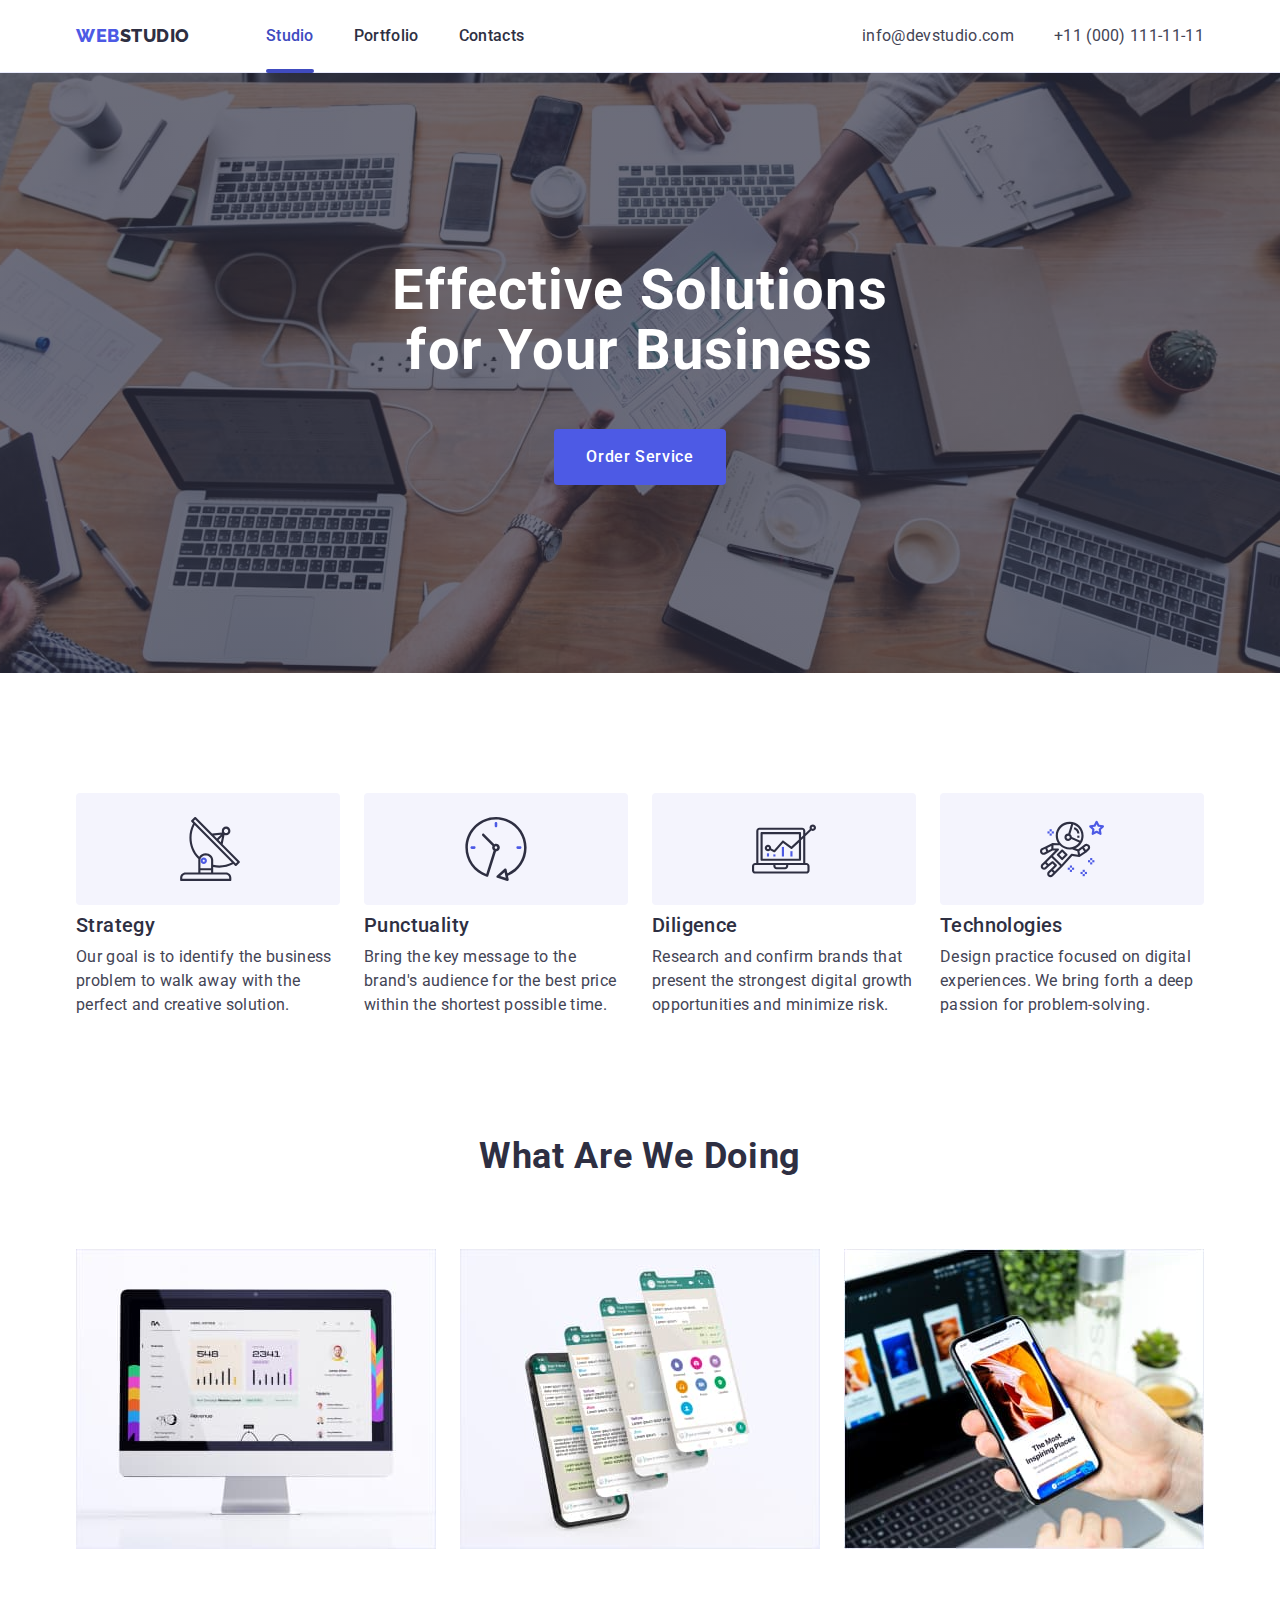
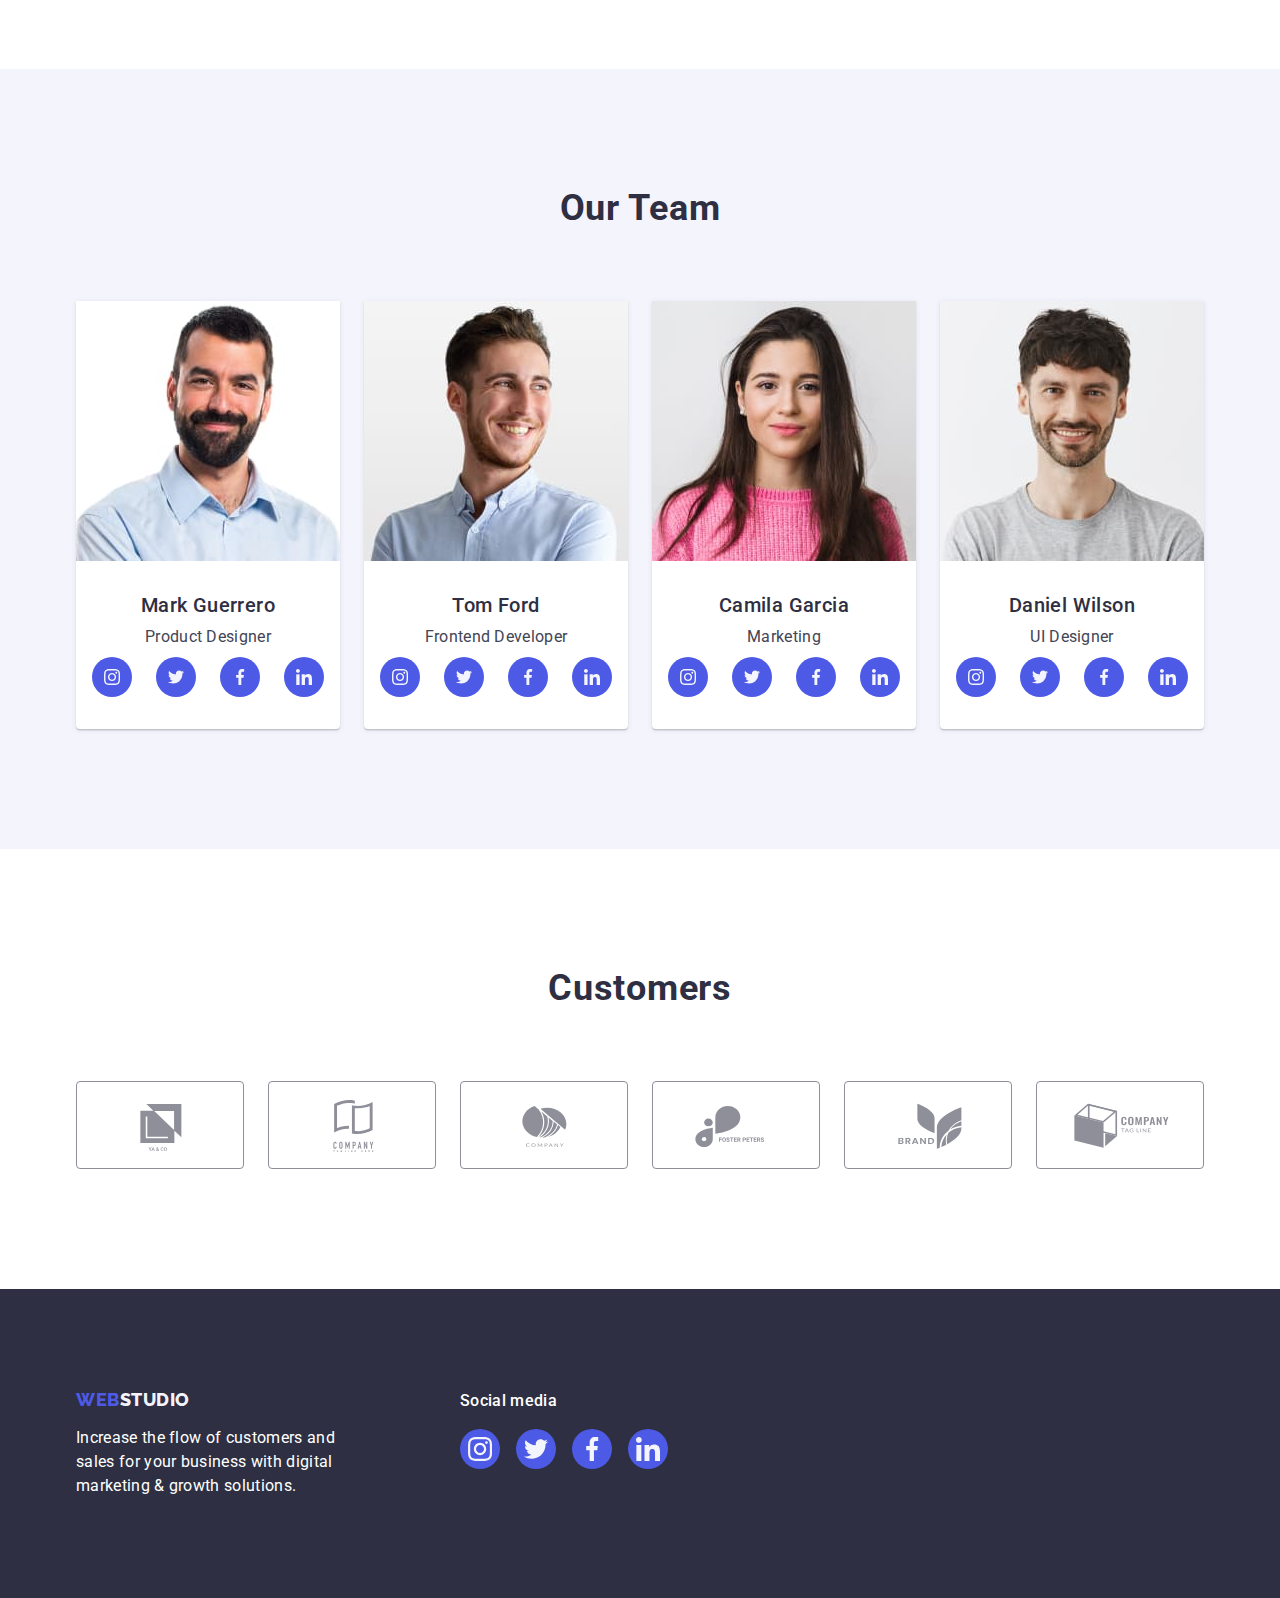
<file: index.html>
<!DOCTYPE html>
<html lang="en">
  <head>
    <meta charset="UTF-8" />
    <meta http-equiv="X-UA-Compatible" content="IE=edge" />
    <meta name="viewport" content="width=device-width, initial-scale=1.0" />
    <title>Document</title>
    <link rel="preconnect" href="https://fonts.googleapis.com" />
    <link rel="preconnect" href="https://fonts.gstatic.com" crossorigin />
    <link
      href="https://fonts.googleapis.com/css2?family=Raleway:wght@800&family=Roboto:wght@400;500;700;900&display=swap"
      rel="stylesheet"
    />
    <link
      rel="stylesheet"
      href="https://cdnjs.cloudflare.com/ajax/libs/modern-normalize/2.0.0/modern-normalize.min.css"
    />
    <link rel="stylesheet" href="./css/style.css" />
  </head>
  <body>
    <header class="page-header">
      <div class="container header-menu">
        <nav class="navigation">
          <a href="./index.html" class="logo link"
            >Web<span class="logo-part">Studio</span></a
          >
          <ul class="list menu">
            <li class="item">
              <a href="./index.html" class="link current">Studio</a>
            </li>
            <li class="item">
              <a href="./portfolio.html" class="link">Portfolio</a>
            </li>
            <li class="item"><a href="" class="link">Contacts</a></li>
          </ul>
        </nav>
        <address class="contacts">
          <ul class="list">
            <li>
              <a href="mailto:info@devstudio.com" class="link"
                >info@devstudio.com</a
              >
            </li>
            <li>
              <a href="tel:+110001111111" class="link">+11 (000) 111-11-11</a>
            </li>
          </ul>
        </address>
      </div>
    </header>
    <main>
      <section class="hero">
        <div class="container hero-box">
          <h1 class="title">Effective Solutions for Your Business</h1>
          <button type="button" class="button" data-modal-open>
            Order Service
          </button>
        </div>
      </section>
      <section class="section">
        <div class="container">
          <h2 class="title-hidden">1</h2>
          <ul class="list">
            <li class="item quality">
              <div class="item-picture">
                <svg class="svg-quality" width="64" height="64">
                  <use href="./images/icons.svg#icon-antenna"></use>
                </svg>
              </div>
              <h3 class="title">Strategy</h3>
              <p class="text">
                Our goal is to identify the business problem to walk away with
                the perfect and creative solution.
              </p>
            </li>
            <li class="item quality">
              <div class="item-picture">
                <svg class="svg-quality" width="64" height="64">
                  <use href="./images/icons.svg#icon-clock"></use>
                </svg>
              </div>
              <h3 class="title">Punctuality</h3>
              <p class="text">
                Bring the key message to the brand's audience for the best price
                within the shortest possible time.
              </p>
            </li>
            <li class="item quality">
              <div class="item-picture">
                <svg class="svg-quality" width="64" height="64">
                  <use href="./images/icons.svg#icon-diagram"></use>
                </svg>
              </div>
              <h3 class="title">Diligence</h3>
              <p class="text">
                Research and confirm brands that present the strongest digital
                growth opportunities and minimize risk.
              </p>
            </li>
            <li class="item quality">
              <div class="item-picture">
                <svg class="svg-quality" width="64" height="64">
                  <use href="./images/icons.svg#icon-astronaut"></use>
                </svg>
              </div>
              <h3 class="title">Technologies</h3>
              <p class="text">
                Design practice focused on digital experiences. We bring forth a
                deep passion for problem-solving.
              </p>
            </li>
          </ul>
        </div>
      </section>
      <section class="section-service">
        <div class="container">
          <h2 class="title">What are we doing</h2>
          <ul class="list-image">
            <li class="image">
              <img
                src="./images/work_1.jpg"
                alt="Computer"
                width="360"
                height="300"
              />
            </li>
            <li class="image">
              <img
                src="./images/work_2.jpg"
                alt="Texting"
                width="360"
                height="300"
              />
            </li>
            <li class="image">
              <img
                src="./images/work_3.jpg"
                alt="Telephone"
                width="360"
                height="300"
              />
            </li>
          </ul>
        </div>
      </section>
      <section class="section-team">
        <div class="container">
          <h2 class="title">Our Team</h2>
          <ul class="list-team">
            <li class="list-item">
              <img
                src="./images/product_designer.jpg"
                alt="Photo of Product Designer"
                width="264"
                height="260"
              />
              <div class="member">
                <h3 class="title">Mark Guerrero</h3>
                <p class="text">Product Designer</p>
                <ul class="social-list">
                  <li class="social-item">
                    <a class="social-item-link" href=""
                      ><svg class="svg-social-item-link" width="16" height="16">
                        <use href="./images/icons.svg#icon-instagram"></use>
                      </svg>
                    </a>
                  </li>
                  <li class="social-item">
                    <a class="social-item-link" href=""
                      ><svg class="svg-social-item-link" width="16" height="16">
                        <use href="./images/icons.svg#icon-twitter"></use>
                      </svg>
                    </a>
                  </li>
                  <li class="social-item">
                    <a class="social-item-link" href=""
                      ><svg class="svg-social-item-link" width="16" height="16">
                        <use href="./images/icons.svg#icon-facebook"></use>
                      </svg>
                    </a>
                  </li>
                  <li class="social-item">
                    <a class="social-item-link" href=""
                      ><svg class="svg-social-item-link" width="16" height="16">
                        <use href="./images/icons.svg#icon-linkedin"></use>
                      </svg>
                    </a>
                  </li>
                </ul>
              </div>
            </li>
            <li class="list-item">
              <img
                src="./images/frontend_developer.jpg"
                alt="Frontend Developer"
                width="264"
                height="260"
              />
              <div class="member">
                <h3 class="title">Tom Ford</h3>
                <p class="text">Frontend Developer</p>
                <ul class="social-list">
                  <li class="social-item">
                    <a class="social-item-link" href=""
                      ><svg class="svg-social-item-link" width="16" height="16">
                        <use href="./images/icons.svg#icon-instagram"></use>
                      </svg>
                    </a>
                  </li>
                  <li class="social-item">
                    <a class="social-item-link" href=""
                      ><svg class="svg-social-item-link" width="16" height="16">
                        <use href="./images/icons.svg#icon-twitter"></use>
                      </svg>
                    </a>
                  </li>
                  <li class="social-item">
                    <a class="social-item-link" href=""
                      ><svg class="svg-social-item-link" width="16" height="16">
                        <use href="./images/icons.svg#icon-facebook"></use>
                      </svg>
                    </a>
                  </li>
                  <li class="social-item">
                    <a class="social-item-link" href=""
                      ><svg class="svg-social-item-link" width="16" height="16">
                        <use href="./images/icons.svg#icon-linkedin"></use>
                      </svg>
                    </a>
                  </li>
                </ul>
              </div>
            </li>
            <li class="list-item">
              <img
                src="./images/marketing.jpg"
                alt="Marketing"
                width="264"
                height="260"
              />
              <div class="member">
                <h3 class="title">Camila Garcia</h3>
                <p class="text">Marketing</p>
                <ul class="social-list">
                  <li class="social-item">
                    <a class="social-item-link" href=""
                      ><svg class="svg-social-item-link" width="16" height="16">
                        <use href="./images/icons.svg#icon-instagram"></use>
                      </svg>
                    </a>
                  </li>
                  <li class="social-item">
                    <a class="social-item-link" href=""
                      ><svg class="svg-social-item-link" width="16" height="16">
                        <use href="./images/icons.svg#icon-twitter"></use>
                      </svg>
                    </a>
                  </li>
                  <li class="social-item">
                    <a class="social-item-link" href=""
                      ><svg class="svg-social-item-link" width="16" height="16">
                        <use href="./images/icons.svg#icon-facebook"></use>
                      </svg>
                    </a>
                  </li>
                  <li class="social-item">
                    <a class="social-item-link" href=""
                      ><svg class="svg-social-item-link" width="16" height="16">
                        <use href="./images/icons.svg#icon-linkedin"></use>
                      </svg>
                    </a>
                  </li>
                </ul>
              </div>
            </li>
            <li class="list-item">
              <img
                src="./images/designer.jpg"
                alt="Designer"
                width="264"
                height="260"
              />
              <div class="member">
                <h3 class="title">Daniel Wilson</h3>
                <p class="text">UI Designer</p>
                <ul class="social-list">
                  <li class="social-item">
                    <a class="social-item-link" href=""
                      ><svg class="svg-social-item-link" width="16" height="16">
                        <use href="./images/icons.svg#icon-instagram"></use>
                      </svg>
                    </a>
                  </li>
                  <li class="social-item">
                    <a class="social-item-link" href=""
                      ><svg class="svg-social-item-link" width="16" height="16">
                        <use href="./images/icons.svg#icon-twitter"></use>
                      </svg>
                    </a>
                  </li>
                  <li class="social-item">
                    <a class="social-item-link" href=""
                      ><svg class="svg-social-item-link" width="16" height="16">
                        <use href="./images/icons.svg#icon-facebook"></use>
                      </svg>
                    </a>
                  </li>
                  <li class="social-item">
                    <a class="social-item-link" href=""
                      ><svg class="svg-social-item-link" width="16" height="16">
                        <use href="./images/icons.svg#icon-linkedin"></use>
                      </svg>
                    </a>
                  </li>
                </ul>
              </div>
            </li>
          </ul>
        </div>
      </section>
      <section class="section customers">
        <div class="container">
          <h2 class="customer-title">Customers</h2>
          <ul class="customer-list">
            <li class="customer-item">
              <a class="customer-link" href="">
                <svg class="svg-customer" width="104" height="56">
                  <use href="./images/icons.svg#icon-logo_first"></use>
                </svg>
              </a>
            </li>
            <li class="customer-item">
              <a class="customer-link" href="">
                <svg class="svg-customer" width="104" height="56">
                  <use href="./images/icons.svg#icon-logo_second"></use>
                </svg>
              </a>
            </li>
            <li class="customer-item">
              <a class="customer-link" href="">
                <svg class="svg-customer" width="104" height="56">
                  <use href="./images/icons.svg#icon-logo_third"></use>
                </svg>
              </a>
            </li>
            <li class="customer-item">
              <a class="customer-link" href="">
                <svg class="svg-customer" width="104" height="56">
                  <use href="./images/icons.svg#icon-logo_forth"></use>
                </svg>
              </a>
            </li>
            <li class="customer-item">
              <a class="customer-link" href="">
                <svg class="svg-customer" width="104" height="56">
                  <use href="./images/icons.svg#icon-logo_fifth"></use>
                </svg>
              </a>
            </li>
            <li class="customer-item">
              <a class="customer-link" href="">
                <svg class="svg-customer" width="104" height="56">
                  <use href="./images/icons.svg#icon-logo_sixth"></use>
                </svg>
              </a>
            </li>
          </ul>
        </div>
      </section>
    </main>
    <footer class="footer">
      <div class="container">
        <div class="container-footer-logo">
          <a href="./index.html" class="footer-logo link"
            >Web<span class="logo-part">Studio</span></a
          >
          <p class="logo-text">
            Increase the flow of customers and sales for your business with
            digital marketing & growth solutions.
          </p>
        </div>
        <div class="social-footer-media">
          <p class="social-footer-title">Social media</p>
          <ul class="social-footer-list">
            <li class="social-footer-item">
              <a class="social-footer-link" href="">
                <svg class="svg-social-footer" width="24" height="24">
                  <use href="./images/icons.svg#icon-instagram"></use>
                </svg>
              </a>
            </li>
            <li class="social-footer-item">
              <a class="social-footer-link" href="">
                <svg class="svg-social-footer" width="24" height="24">
                  <use href="./images/icons.svg#icon-twitter"></use>
                </svg>
              </a>
            </li>
            <li class="social-footer-item">
              <a class="social-footer-link" href="">
                <svg class="svg-social-footer" width="24" height="24">
                  <use href="./images/icons.svg#icon-facebook"></use>
                </svg>
              </a>
            </li>
            <li class="social-footer-item">
              <a class="social-footer-link" href="">
                <svg class="svg-social-footer" width="24" height="24">
                  <use href="./images/icons.svg#icon-linkedin"></use>
                </svg>
              </a>
            </li>
          </ul>
        </div>
      </div>
    </footer>
    <div class="backdrop is-hidden" data-modal>
      <div class="modal">
        <button type="button" class="modal-close-btn" data-modal-close>
          <svg class="modal-close-icon-btn" width="8" height="8">
            <use href="./images/icons.svg#icon-close-black-18dp"></use>
          </svg>
        </button>
      </div>
    </div>
    <script src="./js/modal.js"></script>
  </body>
</html>
</file>
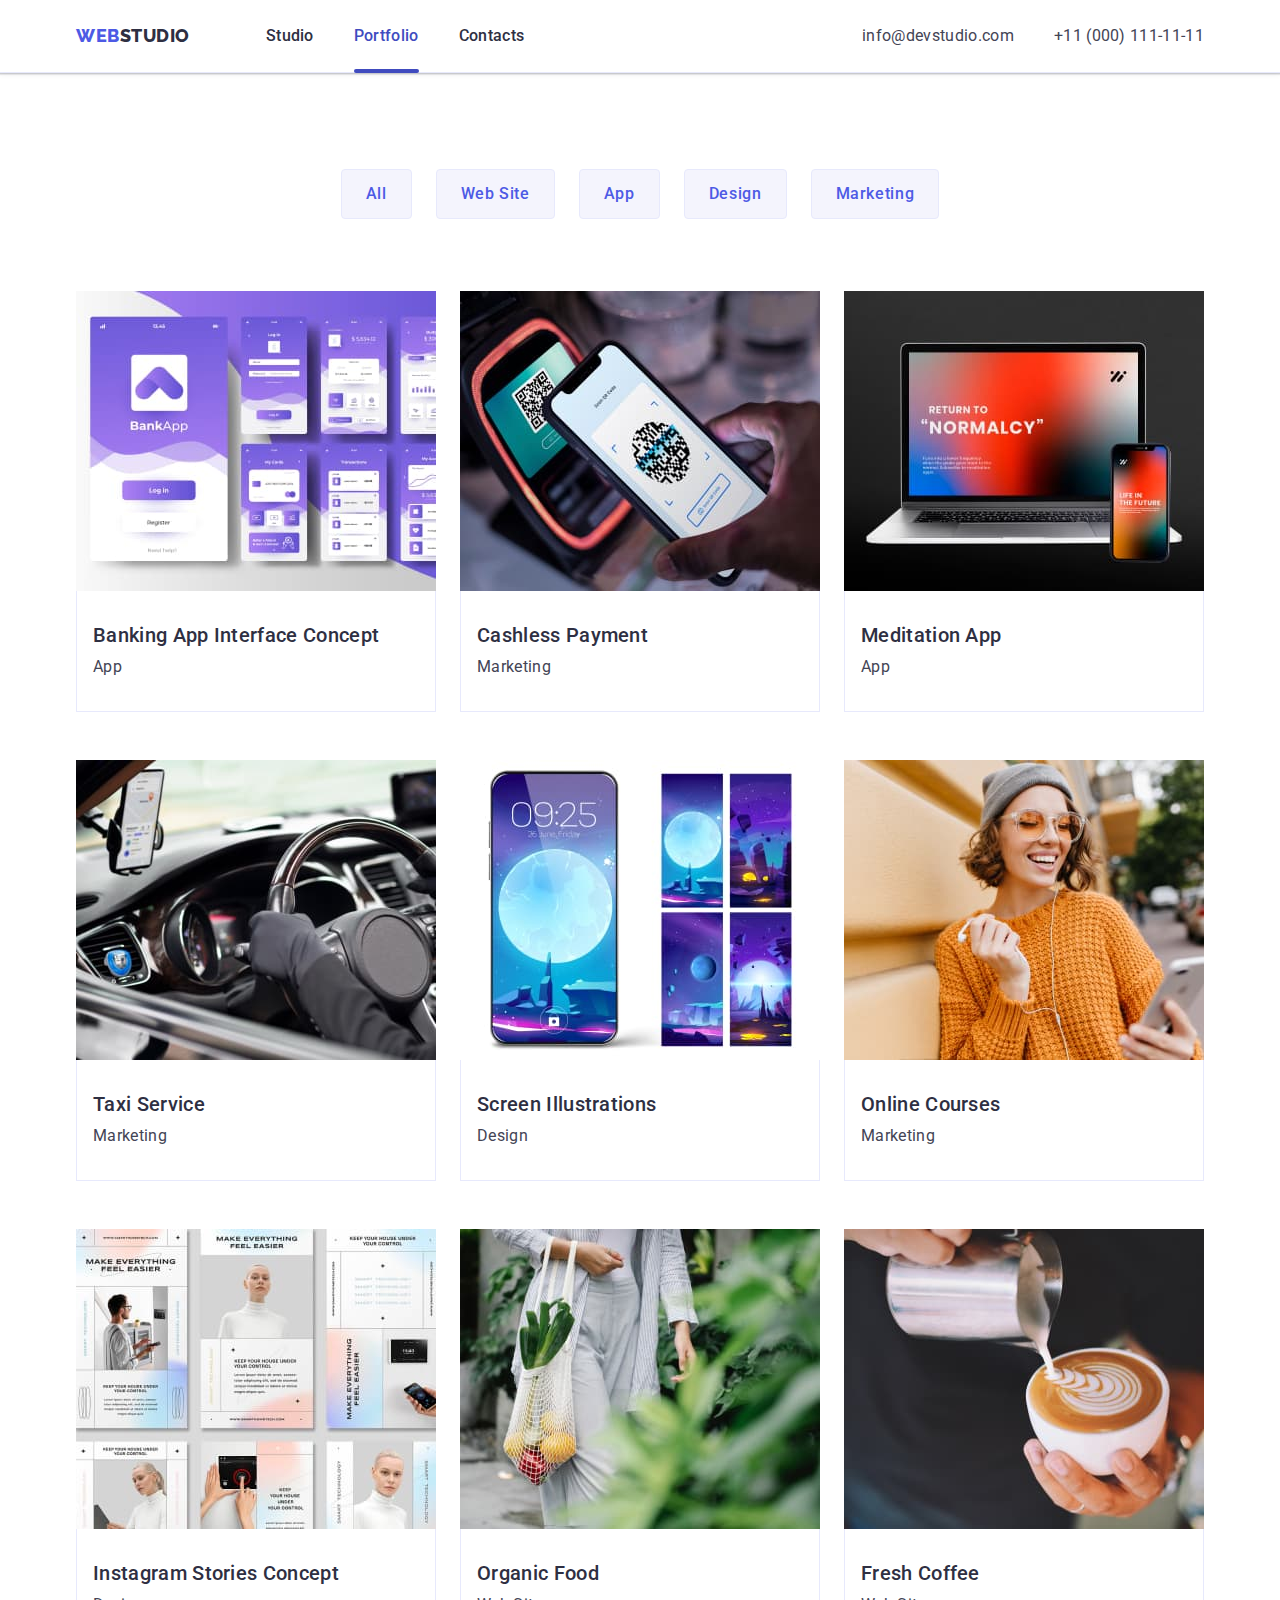
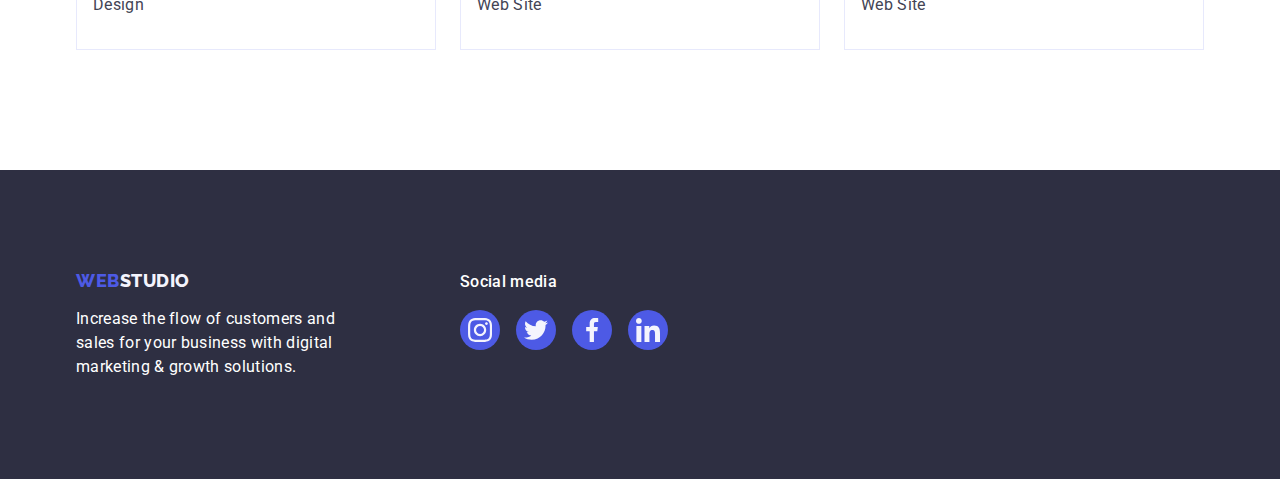
<file: portfolio.html>
<!DOCTYPE html>
<html lang="en">
  <head>
    <meta charset="UTF-8" />
    <meta http-equiv="X-UA-Compatible" content="IE=edge" />
    <meta name="viewport" content="width=device-width, initial-scale=1.0" />
    <title>Document</title>
    <link rel="preconnect" href="https://fonts.googleapis.com" />
    <link rel="preconnect" href="https://fonts.gstatic.com" crossorigin />
    <link
      href="https://fonts.googleapis.com/css2?family=Raleway:wght@800&family=Roboto:wght@400;500;700;900&display=swap"
      rel="stylesheet"
    />
    <link
      rel="stylesheet"
      href="https://cdnjs.cloudflare.com/ajax/libs/modern-normalize/2.0.0/modern-normalize.min.css"
    />
    <link rel="stylesheet" href="./css/style.css" />
  </head>
  <body>
    <header class="page-header">
      <div class="container header-menu">
        <nav class="navigation">
          <a href="./index.html" class="logo link"
            >Web<span class="logo-part">Studio</span></a
          >
          <ul class="list menu">
            <li class="item"><a href="./index.html" class="link">Studio</a></li>
            <li class="item">
              <a href="./portfolio.html" class="link current">Portfolio</a>
            </li>
            <li class="item"><a href="" class="link">Contacts</a></li>
          </ul>
        </nav>
        <address class="contacts">
          <ul class="list">
            <li>
              <a href="mailto:info@devstudio.com" class="link"
                >info@devstudio.com</a
              >
            </li>
            <li>
              <a href="tel:+110001111111" class="link">+11 (000) 111-11-11</a>
            </li>
          </ul>
        </address>
      </div>
    </header>
    <main>
      <section class="portfolio">
        <div class="container">
          <h1 class="title-hidden">1</h1>
          <ul class="list-button">
            <li class="item-button">
              <button type="button" class="button">All</button>
            </li>
            <li class="item-button">
              <button type="button" class="button">Web Site</button>
            </li>
            <li class="item-button">
              <button type="button" class="button">App</button>
            </li>
            <li class="item-button">
              <button type="button" class="button">Design</button>
            </li>
            <li class="item-button">
              <button type="button" class="button">Marketing</button>
            </li>
          </ul>
          <ul class="flex-list">
            <li class="flex-element">
              <a href="" class="link flex-link">
                <div class="flex-link-img">
                  <img
                    src="./images/portfolio/portfolio1.jpg"
                    alt="banking app"
                  />
                  <p class="overlay">
                    14 Stylish and User-Friendly App Design Concepts · Task
                    Manager App · Calorie Tracker App · Exotic Fruit Ecommerce
                    App · Cloud Storage App
                  </p>
                </div>
                <div class="program">
                  <h2 class="title">Banking App Interface Concept</h2>
                  <p class="text">App</p>
                </div>
              </a>
            </li>
            <li class="flex-element">
              <a href="" class="link flex-link">
                <div class="flex-link-img">
                  <img
                    src="./images/portfolio/portfolio2.jpg"
                    alt="cashles payment"
                  />
                  <p class="overlay">
                    14 Stylish and User-Friendly App Design Concepts · Task
                    Manager App · Calorie Tracker App · Exotic Fruit Ecommerce
                    App · Cloud Storage App
                  </p>
                </div>
                <div class="program">
                  <h2 class="title">Cashless Payment</h2>
                  <p class="text">Marketing</p>
                </div>
              </a>
            </li>
            <li class="flex-element">
              <a href="" class="link flex-link">
                <div class="flex-link-img">
                  <img
                    src="./images/portfolio/portfolio3.jpg"
                    alt="mediation app"
                  />
                  <p class="overlay">
                    14 Stylish and User-Friendly App Design Concepts · Task
                    Manager App · Calorie Tracker App · Exotic Fruit Ecommerce
                    App · Cloud Storage App
                  </p>
                </div>
                <div class="program">
                  <h2 class="title">Meditation App</h2>
                  <p class="text">App</p>
                </div>
              </a>
            </li>
            <li class="flex-element">
              <a href="" class="link flex-link">
                <div class="flex-link-img">
                  <img
                    src="./images/portfolio/portfolio4.jpg"
                    alt="taxi service"
                  />
                  <p class="overlay">
                    14 Stylish and User-Friendly App Design Concepts · Task
                    Manager App · Calorie Tracker App · Exotic Fruit Ecommerce
                    App · Cloud Storage App
                  </p>
                </div>
                <div class="program">
                  <h2 class="title">Taxi Service</h2>
                  <p class="text">Marketing</p>
                </div>
              </a>
            </li>
            <li class="flex-element">
              <a href="" class="link flex-link">
                <div class="flex-link-img">
                  <img src="./images/portfolio/portfolio.jpg" alt="screen" />
                  <p class="overlay">
                    14 Stylish and User-Friendly App Design Concepts · Task
                    Manager App · Calorie Tracker App · Exotic Fruit Ecommerce
                    App · Cloud Storage App
                  </p>
                </div>
                <div class="program">
                  <h2 class="title">Screen Illustrations</h2>
                  <p class="text">Design</p>
                </div>
              </a>
            </li>
            <li class="flex-element">
              <a href="" class="link flex-link">
                <div class="flex-link-img">
                  <img src="./images/portfolio/portfolio5.jpg" alt="online" />
                  <p class="overlay">
                    14 Stylish and User-Friendly App Design Concepts · Task
                    Manager App · Calorie Tracker App · Exotic Fruit Ecommerce
                    App · Cloud Storage App
                  </p>
                </div>
                <div class="program">
                  <h2 class="title">Online Courses</h2>
                  <p class="text">Marketing</p>
                </div>
              </a>
            </li>
            <li class="flex-element">
              <a href="" class="link flex-link">
                <div class="flex-link-img">
                  <img
                    src="./images/portfolio/portfolio6.jpg"
                    alt="instagram"
                  />
                  <p class="overlay">
                    14 Stylish and User-Friendly App Design Concepts · Task
                    Manager App · Calorie Tracker App · Exotic Fruit Ecommerce
                    App · Cloud Storage App
                  </p>
                </div>
                <div class="program">
                  <h2 class="title">Instagram Stories Concept</h2>
                  <p class="text">Design</p>
                </div>
              </a>
            </li>
            <li class="flex-element">
              <a href="" class="link flex-link">
                <div class="flex-link-img">
                  <img src="./images/portfolio/portfolio7.jpg" alt="food" />
                  <p class="overlay">
                    14 Stylish and User-Friendly App Design Concepts · Task
                    Manager App · Calorie Tracker App · Exotic Fruit Ecommerce
                    App · Cloud Storage App
                  </p>
                </div>
                <div class="program">
                  <h2 class="title">Organic Food</h2>
                  <p class="text">Web Site</p>
                </div>
              </a>
            </li>
            <li class="flex-element">
              <a href="" class="link flex-link">
                <div class="flex-link-img">
                  <img src="./images/portfolio/portfolio8.jpg" alt="coffee" />
                  <p class="overlay">
                    14 Stylish and User-Friendly App Design Concepts · Task
                    Manager App · Calorie Tracker App · Exotic Fruit Ecommerce
                    App · Cloud Storage App
                  </p>
                </div>
                <div class="program">
                  <h2 class="title">Fresh Coffee</h2>
                  <p class="text">Web Site</p>
                </div>
              </a>
            </li>
          </ul>
        </div>
      </section>
    </main>
    <footer class="footer">
      <div class="container">
        <div class="container-footer-logo">
          <a href="./index.html" class="footer-logo link"
            >Web<span class="logo-part">Studio</span></a
          >
          <p class="logo-text">
            Increase the flow of customers and sales for your business with
            digital marketing & growth solutions.
          </p>
        </div>
        <div class="social-footer-media">
          <p class="social-footer-title">Social media</p>
          <ul class="social-footer-list">
            <li class="social-footer-item">
              <a class="social-footer-link" href="">
                <svg class="svg-social-footer" width="24" height="24">
                  <use href="./images/icons.svg#icon-instagram"></use>
                </svg>
              </a>
            </li>
            <li class="social-footer-item">
              <a class="social-footer-link" href="">
                <svg class="svg-social-footer" width="24" height="24">
                  <use href="./images/icons.svg#icon-twitter"></use>
                </svg>
              </a>
            </li>
            <li class="social-footer-item">
              <a class="social-footer-link" href="">
                <svg class="svg-social-footer" width="24" height="24">
                  <use href="./images/icons.svg#icon-facebook"></use>
                </svg>
              </a>
            </li>
            <li class="social-footer-item">
              <a class="social-footer-link" href="">
                <svg class="svg-social-footer" width="24" height="24">
                  <use href="./images/icons.svg#icon-linkedin"></use>
                </svg>
              </a>
            </li>
          </ul>
        </div>
      </div>
    </footer>
  </body>
</html>
</file>
<file: css/style.css>
:root {
  --primary-text-color: #434455;
  --primary-header-color: #2e2f42;
  --accent-color: #4d5ae5;
  --additional-text-color: #ffffff;
  --select-color: #404bbf;
  --portfolio-button: #f4f4fd;
  --portfolio-button-select: #404bbf;
}

body {
  margin-left: auto;
  margin-right: auto;
  color: var(--primary-text-color);
  background-color: var(--additional-text-color);
  font-family: "Roboto", sans-serif;
  letter-spacing: 0.02em;
}

h1,
h2,
h3,
p {
  margin-top: 0;
  margin-bottom: 0;
}

img {
  display: block;
}

.container {
  max-width: 1158px;
  margin-left: auto;
  margin-right: auto;
  padding: 0 15px;
}

/* Header */

.page-header {
  border-bottom: 1px solid #e7e9fc;

  box-shadow: 0px 2px 1px rgba(46, 47, 66, 0.08),
    0px 1px 1px rgba(46, 47, 66, 0.16), 0px 1px 6px rgba(46, 47, 66, 0.08);
}

.header-menu {
  display: flex;
  align-items: center;
  justify-content: space-between;
}

.navigation {
  display: flex;
  align-items: center;
}

.navigation .menu {
  display: flex;
  gap: 40px;
}

/* Logo */

.navigation .link {
  color: var(--accent-color);
  font-family: "Raleway", sans-serif;
  font-weight: 800;
  font-size: 18px;
  line-height: 1.17;
  letter-spacing: 0.03em;
  text-transform: uppercase;
  text-decoration: none;
}

.navigation .logo {
  margin-right: 76px;
}

.link .logo-part {
  color: var(--primary-header-color);
  font-family: "Raleway", sans-serif;
  font-weight: 800;
  font-size: 18px;
  line-height: 1.17;
  letter-spacing: 0.03em;
  text-transform: uppercase;
  text-decoration: none;
}

.logo-part:focus,
.logo-part:hover {
  color: var(--select-color);
}

.list .link {
  display: block;
  padding-top: 24px;
  padding-bottom: 24px;
  color: var(--primary-header-color);
  font-family: "Roboto", sans-serif;
  font-weight: 500;
  font-style: normal;
  font-size: 16px;
  line-height: 1.5;
  text-decoration: none;
  list-style: none;
  letter-spacing: 0.02em;
  text-transform: none;
  transition: color 250ms cubic-bezier(0.4, 0, 0.2, 1);
}

.list .link:active,
.list .link:hover,
.list .link:focus {
  color: var(--select-color);
}

.link {
  position: relative;
}

.link.current {
  color: var(--select-color);
}

.item .link:after {
  content: "";
  position: absolute;
  left: 0;
  bottom: -1px;
  width: 100%;
  height: 4px;
  border-radius: 2px;
  display: block;
  transform: scaleX(0);

  transition: transform 250ms cubic-bezier(0.4, 0, 0.2, 1);

  background-color: var(--select-color);
}
.item .link:hover::after,
.item .link:focus:after,
.item .link.current:after {
  transform: scaleX(1);
}

.contacts {
  font-style: normal;
}

.contacts .list {
  display: flex;
  gap: 40px;
}

.contacts .list .link {
  padding-top: 24px;
  padding-bottom: 24px;
  color: var(--primary-text-color);
  font-family: "Roboto", sans-serif;
  font-weight: 400;
  font-style: normal;
  font-size: 16px;
  line-height: 1.5;
  letter-spacing: 0.02;
  text-decoration: none;

  transition: color 250ms cubic-bezier(0.4, 0, 0.2, 1);
}

.contacts .list .link:active,
.contacts .list .link:hover,
.contacts .list .link:focus {
  color: var(--select-color);
}

/* Hero */

ul {
  list-style: none;
  margin: 0;
  padding: 0;
}

.hero {
  background-image: linear-gradient(
      rgba(46, 47, 66, 0.7),
      rgba(46, 47, 66, 0.7)
    ),
    url(../images/background-people-office.jpg);
  background-repeat: no-repeat;
  background-position: center;
  background-size: cover;
  height: 600px;
  max-width: 1440px;
  margin-left: auto;
  margin-right: auto;

  text-align: center;
  padding-top: 188px;
  padding-bottom: 188px;
}

.hero-box .title {
  display: inline-block;
  margin-bottom: 48px;
  max-width: 496px;
  color: var(--additional-text-color);
  font-weight: 700;
  font-size: 56px;
  line-height: 1.07;
  letter-spacing: 0.02em;
  text-align: center;
}

.hero .button {
  display: block;
  margin-left: auto;
  margin-right: auto;
  border: none;
  padding: 16px 32px;
  border-radius: 4px;
  min-width: 169px;

  color: var(--additional-text-color);
  background-color: var(--accent-color);
  font-weight: 500;
  font-size: 16px;
  line-height: 1.5;
  letter-spacing: 0.04em;
  cursor: pointer;
  font-family: "Roboto", sans-serif;

  transition: background-color 250ms cubic-bezier(0.4, 0, 0.2, 1);
}

.hero .button:hover,
.hero .button:focus {
  background-color: var(--portfolio-button-select);
}

/* Section quality */

.section {
  padding-top: 120px;
  padding-bottom: 120px;
}

.section .container {
  max-width: 1158px;
}

.title-hidden {
  display: none;
}

.section .list {
  display: flex;
}

.list .quality {
  display: inline-block;
  width: calc((100% - 72px) / 4);
}

.list .quality:not(:last-child) {
  margin-right: 24px;
}

.list .quality .item-picture {
  display: flex;
  justify-content: center;
  align-items: center;
  margin-bottom: 8px;
  height: 112px;
  background-color: var(--portfolio-button);
  border-radius: 4px;
}

.list .quality .title {
  margin-bottom: 8px;
  color: var(--primary-header-color);
  font-weight: 500;
  font-size: 20px;
  line-height: 1.2;
  letter-spacing: 0.02em;
}

.list .quality .text {
  font-size: 16px;
  line-height: 1.5;
}

/* Section service */

.section-service {
  padding-top: 0;
  padding-bottom: 120px;
}

.section-service .container {
  max-width: 1158px;
}

.section-service .title {
  margin-bottom: 72px;

  color: var(--primary-header-color);
  font-style: normal;
  font-weight: 700;
  font-size: 36px;
  line-height: 1.11;
  text-align: center;
  letter-spacing: 0.02em;
  text-transform: capitalize;
}

.container .list-image {
  display: flex;
  gap: 24px;
}

.list-image .image {
  width: calc((100% - 48px) / 3);
}

/* Our team */

.section-team {
  padding: 120px 0;
  background-color: var(--portfolio-button);
}

.section-team .container .title {
  margin-bottom: 72px;

  color: var(--primary-header-color);
  font-weight: 700;
  font-size: 36px;
  line-height: 1.11;
  text-align: center;
  letter-spacing: 0.02em;
  text-transform: capitalize;
}

.container .list-team {
  display: flex;
  gap: 24px;
}

.list-team .list-item {
  width: calc((100% - 72px) / 4);
  box-shadow: 0px 1px 6px rgba(46, 47, 66, 0.08),
    0px 1px 1px rgba(46, 47, 66, 0.16), 0px 2px 1px rgba(46, 47, 66, 0.08);
  border-radius: 0px 0px 4px 4px;

  background-color: var(--additional-text-color);
}

.list-team .list-item .member {
  width: 232px;
  padding: 32px 16px;
  margin-left: auto;
  margin-right: auto;
}

.list-item .member .title {
  margin-top: 0;
  margin-bottom: 8px;
  display: block;
  color: var(--primary-header-color);
  font-weight: 500;
  font-size: 20px;
  line-height: 1.2;
  text-align: center;
  letter-spacing: 0.02em;
}

.list-item .text {
  margin-bottom: 8px;
  font-size: 16px;
  line-height: 1.5;
  text-align: center;
}

.social-list {
  display: flex;
  justify-content: center;
  gap: 24px;
}

.social-item .social-item-link {
  display: flex;
  justify-content: center;
  align-items: center;
  width: 40px;
  height: 40px;
  background-color: var(--accent-color);
  border-radius: 50%;

  transition: background-color 250ms cubic-bezier(0.4, 0, 0.2, 1);
}

.social-item .social-item-link .svg-social-item-link {
  fill: var(--portfolio-button);
}

.social-item .social-item-link:hover,
.social-item .social-item-link:focus {
  background-color: var(--portfolio-button-select);
}

/* Customers */

.customers .customer-title {
  margin-bottom: 72px;

  font-family: "Roboto", sans-serif;
  font-weight: 700;
  font-size: 36px;
  line-height: 1.11;
  text-align: center;
  letter-spacing: 0.02em;
  text-transform: capitalize;
  color: var(--primary-header-color);
}

.customer-list {
  display: flex;
  gap: 24px;
}

.customer-item {
  display: flex;
  width: 168px;
  height: 88px;
}

.customer-link {
  display: flex;
  width: 100%;
  height: 100%;
  justify-content: center;
  align-items: center;
  border: 1px solid #8e8f99;
  border-radius: 4px;
  color: #8e8f99;
  fill: #8e8f99;

  transition: color 250ms cubic-bezier(0.4, 0, 0.2, 1),
    border-color 250ms cubic-bezier(0.4, 0, 0.2, 1);
}

.customer-link:hover,
.customer-link:focus {
  border-color: var(--portfolio-button-select);
  color: var(--portfolio-button-select);
}

.customer-link:hover .svg-customer,
.customer-link:focus .svg-customer {
  fill: var(--portfolio-button-select);
}

/* Footer */

.footer {
  padding: 100px 0;
  background-color: var(--primary-header-color);
}

.footer .container {
  display: flex;
  justify-content: flex-start;
  align-items: baseline;
}

.container-footer-logo {
  margin-right: 120px;
}

.container .container-footer-logo a {
  display: inline-block;
  margin-bottom: 16px;
}

.container-footer-logo .footer-logo {
  margin-right: 120px;
  font-family: "Raleway", sans-serif;
  font-weight: 800;
  font-size: 18px;
  line-height: 1.17;
  letter-spacing: 0.03em;
  text-transform: uppercase;
  color: var(--accent-color);
}

.footer-logo .logo-part {
  color: var(--portfolio-button);
  font-family: "Raleway", sans-serif;
  font-weight: 800;
  font-size: 18px;
  line-height: 1.17;
  letter-spacing: 0.03em;
  text-transform: uppercase;
  text-decoration: none;
}

.footer-logo:hover .logo-part,
.footer-logo:focus .logo-part {
  color: var(--accent-color);
}

.container-footer-logo .logo-text {
  width: 264px;
  color: var(--additional-text-color);
  background-color: var(--primary-header-color);
  font-size: 16px;
  line-height: 1.5;
}

.social-footer-title {
  margin-bottom: 16px;
  font-family: "Roboto", sans-serif;
  font-weight: 500;
  font-size: 16px;
  line-height: 1.5;
  letter-spacing: 0.02em;

  color: var(--additional-text-color);
}

.social-footer-list {
  display: flex;
  gap: 16px;
}

.social-footer-link {
  width: 40px;
  height: 40px;
  display: flex;
  align-items: center;
  justify-content: center;
  background-color: var(--accent-color);
  border-radius: 50%;
  fill: var(--portfolio-button);

  transition: background-color 250ms cubic-bezier(0.4, 0, 0.2, 1);
}

.social-footer-link:hover,
.social-footer-link:focus {
  background-color: #31d0aa;
}

/* Portfolio page */

.portfolio {
  padding: 96px 0 120px;
}

.container .list-button {
  display: flex;
  justify-content: center;
  gap: 24px;
  margin-bottom: 72px;
}

.item-button .button {
  padding: 12px 24px;
  border-radius: 4px;
  border: 1px solid #e7e9fc;

  color: var(--accent-color);
  background-color: var(--portfolio-button);
  font-weight: 500;
  font-size: 16px;
  line-height: 1.5;
  display: flex;
  align-items: center;
  text-align: center;
  letter-spacing: 0.04em;
  cursor: pointer;
  font-family: "Roboto", sans-serif;

  transition: border-color 250ms cubic-bezier(0.4, 0, 0.2, 1),
    color 250ms cubic-bezier(0.4, 0, 0.2, 1),
    background-color 250ms cubic-bezier(0.4, 0, 0.2, 1),
    box-shadow 250ms cubic-bezier(0.4, 0, 0.2, 1);
}

.item-button .button:hover,
.item-button .button:focus {
  border: 1px solid transparent;
  color: var(--additional-text-color);
  background-color: var(--select-color);
  box-shadow: 0px 3px 1px rgba(0, 0, 0, 0.1), 0px 2px 1px rgba(0, 0, 0, 0.08),
    0px 2px 2px rgba(0, 0, 0, 0.12);
}

.portfolio .container .list-button {
  list-style: none;
  text-align: center;
}

.container .flex-list {
  display: flex;
  flex-wrap: wrap;
  column-gap: 24px;
  row-gap: 48px;
}

.flex-list .flex-element {
  width: calc((100% - 48px) / 3);
}

.flex-element .flex-link {
  transition: box-shadow 250ms cubic-bezier(0.4, 0, 0.2, 1);
}

.flex-element .flex-link:hover,
.flex-element .flex-link:focus {
  box-shadow: 0px 1px 6px rgba(46, 47, 66, 0.08),
    0px 1px 1px rgba(46, 47, 66, 0.16), 0px 2px 1px rgba(46, 47, 66, 0.08);
}

.link {
  text-decoration: none;
}

.flex-link {
  display: block;
}

.flex-link-img {
  position: relative;
  overflow: hidden;
}

.overlay {
  padding: 40px 32px;

  position: absolute;
  top: 0;

  width: 100%;
  height: 100%;
  overflow: auto;
  transform: translate(0, 100%);
  transition: transform 250ms cubic-bezier(0.4, 0, 0.2, 1);

  font-family: "Roboto", sans-serif;
  font-style: normal;
  font-weight: 400;
  font-size: 16px;
  line-height: 1.5;

  letter-spacing: 0.02em;
  background-color: var(--accent-color);
  color: #f4f4fd;
}

.flex-link:hover .overlay,
.flex-link:focus .overlay {
  transform: translate(0, 0);
}

.program {
  padding: 32px 16px;
  border: 1px solid #e7e9fc;
  border-top: none;
}

.program .title {
  margin-bottom: 8px;
  color: var(--primary-header-color);
  font-weight: 500;
  font-size: 20px;
  line-height: 1.2;
  font-family: "Roboto", sans-serif;

  transition: color 250ms cubic-bezier(0.4, 0, 0.2, 1);
}

.program .title:hover,
.program .title:focus {
  color: var(--select-color);
}

.program .text {
  color: var(--primary-text-color);
  font-size: 16px;
  line-height: 1.5;

  transition: color 250ms cubic-bezier(0.4, 0, 0.2, 1);
}

.program .text:hover,
.program .text:focus {
  color: var(--select-color);
}

/* Modal window */

.backdrop {
  position: fixed;
  top: 0;
  left: 0;
  width: 100%;
  height: 100%;
  z-index: 100;

  background-color: rgba(46, 47, 66, 0.4);
  transition: opacity 250ms cubic-bezier(0.4, 0, 0.2, 1),
    visibility 250ms cubic-bezier(0.4, 0, 0.2, 1);
}

.backdrop.is-hidden {
  opacity: 0;
  visibility: hidden;
  pointer-events: none;
}

.modal {
  position: absolute;
  width: 408px;
  min-height: 584px;
  top: 50%;
  left: 50%;
  transform: translate(-50%, -50%);

  background: #fcfcfc;
  box-shadow: 0px 1px 1px rgba(0, 0, 0, 0.14), 0px 1px 3px rgba(0, 0, 0, 0.12),
    0px 2px 1px rgba(0, 0, 0, 0.2);
  border-radius: 4px;

  transition: transform 250ms cubic-bezier(0.4, 0, 0.2, 1);
}

.modal-close-btn {
  position: absolute;
  top: 24px;
  right: 24px;
  display: flex;
  justify-content: center;
  align-items: center;
  padding: 0;
  cursor: pointer;
  width: 24px;
  height: 24px;
  border-radius: 50%;
  background-color: #e7e9fc;
  border: 1px solid rgba(0, 0, 0, 0.1);

  transition: background-color 250ms cubic-bezier(0.4, 0, 0.2, 1),
    border 250ms cubic-bezier(0.4, 0, 0.2, 1);
}

.modal-close-btn:hover,
.modal-close-btn:focus,
.modal-close-btn:active {
  background-color: #404bbf;
  border: none;
}

.modal-close-icon-btn {
  fill: #2e2f42;
  transition: fill 250ms cubic-bezier(0.4, 0, 0.2, 1);
}

.modal-close-btn:hover .modal-close-icon-btn,
.modal-close-btn:focus .modal-close-icon-btn,
.modal-close-btn:active .modal-close-icon-btn {
  fill: #ffffff;
}
</file>
